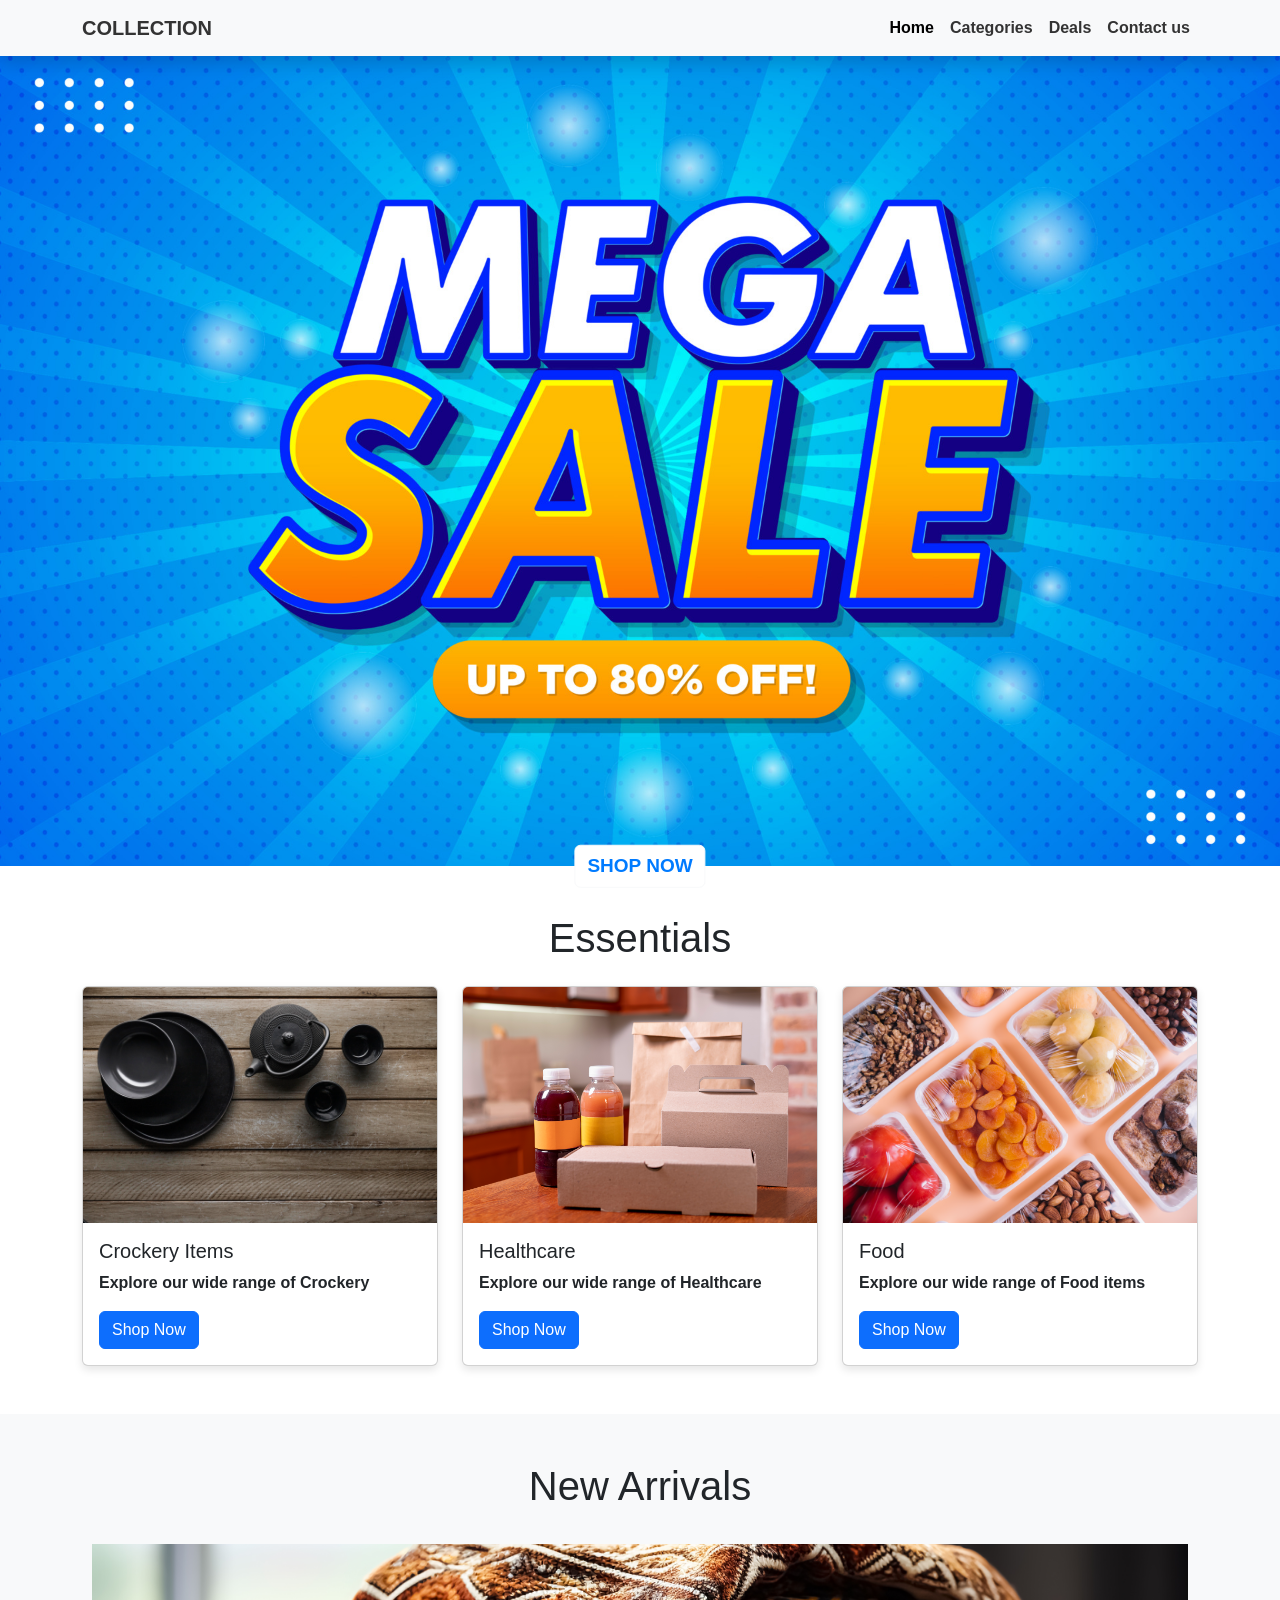
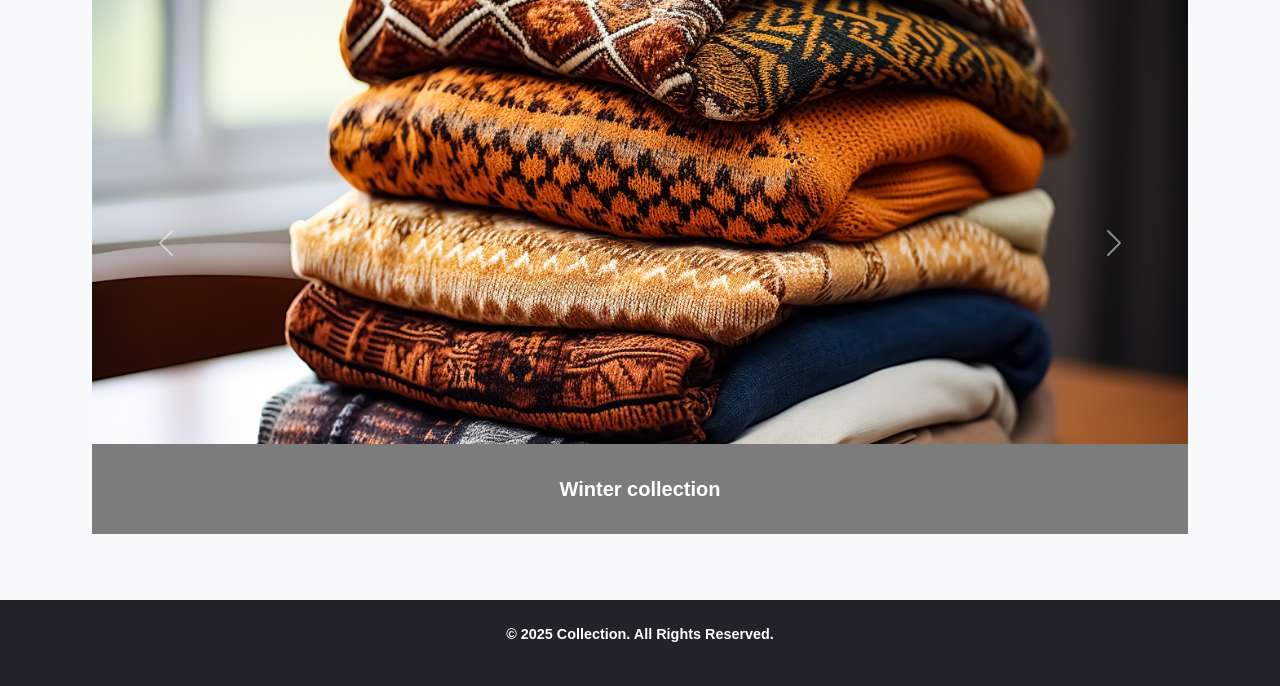
<file: index.html>
<!DOCTYPE html>
<html lang="en">
<head>
    <meta charset="UTF-8">
    <meta name="viewport" content="width=device-width, initial-scale=1.0">
    <title>Collection</title>
    <link href="https://cdn.jsdelivr.net/npm/bootstrap@5.3.0-alpha3/dist/css/bootstrap.min.css" rel="stylesheet">
    <link rel="stylesheet" href="style.css">
</head>
<body>
    
    <nav class="navbar navbar-expand-lg navbar-light bg-light shadow">
        <div class="container">
            <a class="navbar-brand" href="#">COLLECTION</a>
            <button class="navbar-toggler" type="button" data-bs-toggle="collapse" data-bs-target="#navbarNav" aria-controls="navbarNav" aria-expanded="false" aria-label="Toggle navigation">
                <span class="navbar-toggler-icon"></span>
            </button>
            <div class="collapse navbar-collapse" id="navbarNav">
                <ul class="navbar-nav ms-auto">
                    <li class="nav-item"><a class="nav-link active" href="index.html">Home</a></li>
                    <li class="nav-item"><a class="nav-link" href="categories.html">Categories</a></li>
                    <li class="nav-item"><a class="nav-link" href="deals.html">Deals</a></li>
                    <li class="nav-item"><a class="nav-link" href="contact.html">Contact us</a></li>
                </ul>
            </div>
        </div>
    </nav>

    <section class="banner">
        <div class="banner-overlay"></div>
        <div class="banner-content">
            <button type="button" class="btn btn-light">SHOP NOW</button>
        </div>
      </section>
    
    <section id="categories" class="categories-section py-5">
        <div class="container">
            <h1 class="text-center mb-4">Essentials</h1>
            <div class="row g-4">
                <div class="col-md-4">
                    <div class="card">
                        <img src="crockery.jpg" class="card-img-top" alt="...">
                        <div class="card-body">
                            <h5 class="card-title">Crockery Items</h5>
                            <p class="card-text">Explore our wide range of Crockery</p>
                            <a href="#" class="btn btn-primary">Shop Now</a>
                        </div>
                    </div>
                </div>
                <div class="col-md-4">
                    <div class="card">
                        <img src="still-life-food-delivery.jpg" class="card-img-top" alt="...">
                        <div class="card-body">
                            <h5 class="card-title">Healthcare</h5>
                            <p class="card-text">Explore our wide range of Healthcare</p>
                            <a href="#" class="btn btn-primary">Shop Now</a>
                        </div>
                    </div>
                </div>
                <div class="col-md-4">
                    <div class="card">
                        <img src="food.jpg" class="card-img-top" alt="...">
                        <div class="card-body">
                            <h5 class="card-title">Food</h5>
                            <p class="card-text">Explore our wide range of Food items</p>
                            <a href="#" class="btn btn-primary">Shop Now</a>
                        </div>
                    </div>
                </div>
            </div>
        </div>
    </section>

    
    <section id="deals" class="deals-section py-5 bg-light">
        <div class="container">
            <h1 class="text-center mb-4">New Arrivals</h1>
            <div id="dealsCarousel" class="carousel slide" data-bs-ride="carousel">
                <div class="carousel-inner">
                    <div class="carousel-item active">
                        <img src="winter collection.jpg" class="d-block w-100" alt="...">
                        <h5>Winter collection</h5>
                        
                        <div class="carousel-caption d-none d-md-block">
                        </div>
                    </div>
                    <div class="carousel-item">
                        <img src="belts.jpg" class="d-block w-100" alt="...">
                        <h5>Belts & Shoes</h5>
                        
                        <div class="carousel-caption d-none d-md-block">
                        </div>
                    </div>
                    
                </div>
                <button class="carousel-control-prev" type="button" data-bs-target="#dealsCarousel" data-bs-slide="prev">
                    <span class="carousel-control-prev-icon" aria-hidden="true"></span>
                    <span class="visually-hidden">Previous</span>
                </button>
                <button class="carousel-control-next" type="button" data-bs-target="#dealsCarousel" data-bs-slide="next">
                    <span class="carousel-control-next-icon" aria-hidden="true"></span>
                    <span class="visually-hidden">Next</span>
                </button>
            </div>
        </div>
    </section>

    
    <footer class="bg-dark text-white py-4">
        <div class="container text-center">
            <p>&copy; 2025 Collection. All Rights Reserved.</p>
        </div>
    </footer>

    <script src="https://cdn.jsdelivr.net/npm/bootstrap@5.3.0-alpha3/dist/js/bootstrap.bundle.min.js"></script>
    <script src="script.js"></script>
</body>
</html>
</file>
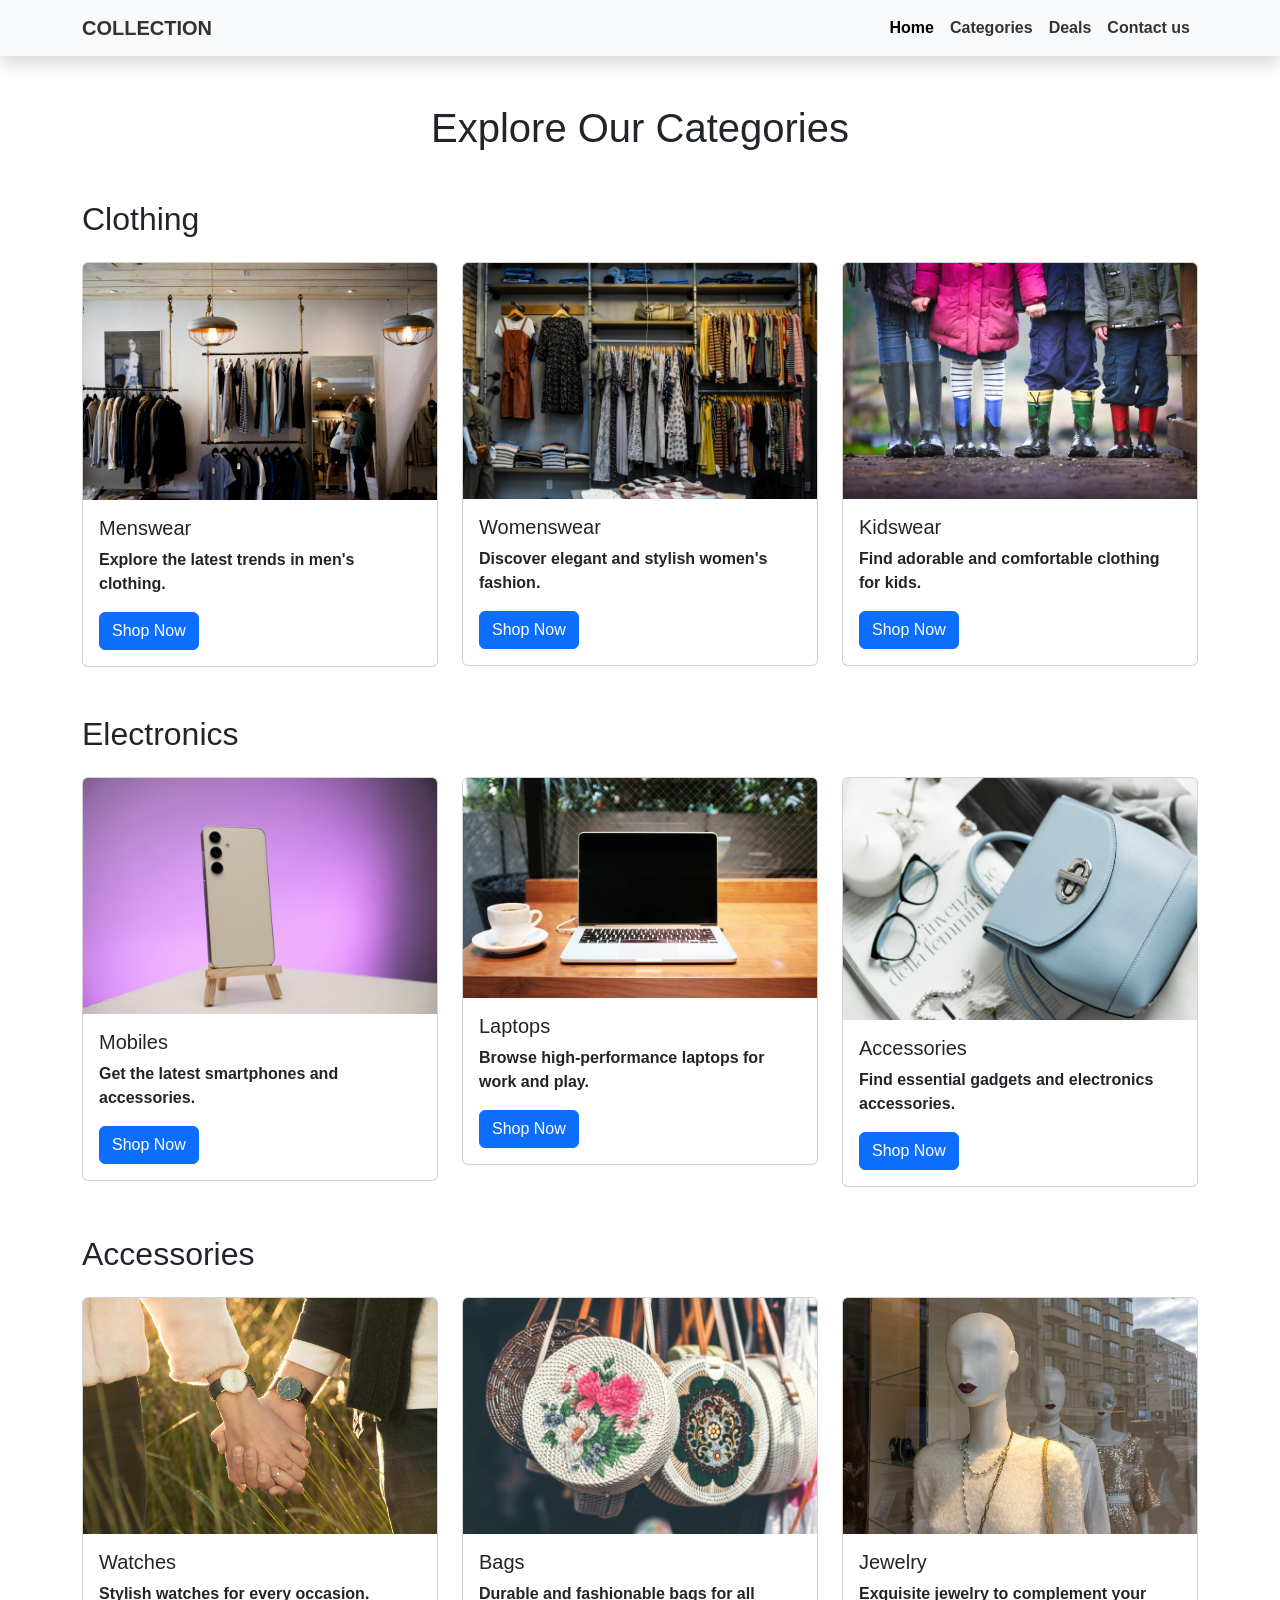
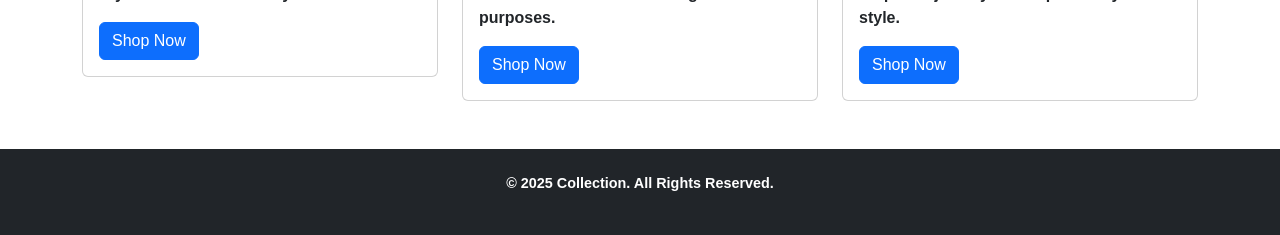
<file: categories.html>
<!DOCTYPE html>
<html lang="en">
<head>
    <meta charset="UTF-8">
    <meta name="viewport" content="width=device-width, initial-scale=1.0">
    <title>Categories</title>
    <link href="https://cdn.jsdelivr.net/npm/bootstrap@5.3.0-alpha3/dist/css/bootstrap.min.css" rel="stylesheet">
    <link rel="stylesheet" href="style.css">
    <style>
         .card {
            transition: transform 0.3s ease, box-shadow 0.3s ease;
        }
         .card:hover {
            transform: scale(1.05);
            box-shadow: 0 4px 15px rgba(0, 0, 0, 0.2);
        }
    </style>
</head>
<body>
    
    <nav class="navbar navbar-expand-lg navbar-light bg-light shadow">
        <div class="container">
            <a class="navbar-brand" href="#">COLLECTION</a>
            <button class="navbar-toggler" type="button" data-bs-toggle="collapse" data-bs-target="#navbarNav" aria-controls="navbarNav" aria-expanded="false" aria-label="Toggle navigation">
                <span class="navbar-toggler-icon"></span>
            </button>
            <div class="collapse navbar-collapse" id="navbarNav">
                <ul class="navbar-nav ms-auto">
                    <li class="nav-item"><a class="nav-link active" href="index.html">Home</a></li>
                    <li class="nav-item"><a class="nav-link" href="categories.html">Categories</a></li>
                    <li class="nav-item"><a class="nav-link" href="deals.html">Deals</a></li>
                    <li class="nav-item"><a class="nav-link" href="contact.html">Contact us</a></li>
                </ul>
            </div>
        </div>
    </nav>

    
    <section class="py-5">
        <div class="container">
            <h1 class="text-center mb-5">Explore Our Categories</h1>

            
            <div class="mb-5">
                <h2 class="mb-4">Clothing</h2>
                <div class="row g-4">
                    <div class="col-md-4">
                        <div class="card">
                            <img src="menswear.jpg" class="card-img-top" alt="Menswear">
                            <div class="card-body">
                                <h5 class="card-title">Menswear</h5>
                                <p class="card-text">Explore the latest trends in men's clothing.</p>
                                <a href="#" class="btn btn-primary">Shop Now</a>
                            </div>
                        </div>
                    </div>
                    <div class="col-md-4">
                        <div class="card">
                            <img src="womenswear.jpg" class="card-img-top" alt="Womenswear">
                            <div class="card-body">
                                <h5 class="card-title">Womenswear</h5>
                                <p class="card-text">Discover elegant and stylish women's fashion.</p>
                                <a href="#" class="btn btn-primary">Shop Now</a>
                            </div>
                        </div>
                    </div>
                    <div class="col-md-4">
                        <div class="card">
                            <img src="kidswear.jpg" class="card-img-top" alt="Kidswear">
                            <div class="card-body">
                                <h5 class="card-title">Kidswear</h5>
                                <p class="card-text">Find adorable and comfortable clothing for kids.</p>
                                <a href="#" class="btn btn-primary">Shop Now</a>
                            </div>
                        </div>
                    </div>
                </div>
            </div>

            
            <div class="mb-5">
                <h2 class="mb-4">Electronics</h2>
                <div class="row g-4">
                    <div class="col-md-4">
                        <div class="card">
                            <img src="mobiles.jpg" class="card-img-top" alt="Mobiles">
                            <div class="card-body">
                                <h5 class="card-title">Mobiles</h5>
                                <p class="card-text">Get the latest smartphones and accessories.</p>
                                <a href="#" class="btn btn-primary">Shop Now</a>
                            </div>
                        </div>
                    </div>
                    <div class="col-md-4">
                        <div class="card">
                            <img src="laptops.jpg" class="card-img-top" alt="Laptops">
                            <div class="card-body">
                                <h5 class="card-title">Laptops</h5>
                                <p class="card-text">Browse high-performance laptops for work and play.</p>
                                <a href="#" class="btn btn-primary">Shop Now</a>
                            </div>
                        </div>
                    </div>
                    <div class="col-md-4">
                        <div class="card">
                            <img src="accesories.jpg" class="card-img-top" alt="Accessories">
                            <div class="card-body">
                                <h5 class="card-title">Accessories</h5>
                                <p class="card-text">Find essential gadgets and electronics accessories.</p>
                                <a href="#" class="btn btn-primary">Shop Now</a>
                            </div>
                        </div>
                    </div>
                </div>
            </div>

            
            <div>
                <h2 class="mb-4">Accessories</h2>
                <div class="row g-4">
                    <div class="col-md-4">
                        <div class="card">
                            <img src="watches.jpg" class="card-img-top" alt="Watches">
                            <div class="card-body">
                                <h5 class="card-title">Watches</h5>
                                <p class="card-text">Stylish watches for every occasion.</p>
                                <a href="#" class="btn btn-primary">Shop Now</a>
                            </div>
                        </div>
                    </div>
                    <div class="col-md-4">
                        <div class="card">
                            <img src="bags.jpg" class="card-img-top" alt="Bags">
                            <div class="card-body">
                                <h5 class="card-title">Bags</h5>
                                <p class="card-text">Durable and fashionable bags for all purposes.</p>
                                <a href="#" class="btn btn-primary">Shop Now</a>
                            </div>
                        </div>
                    </div>
                    <div class="col-md-4">
                        <div class="card">
                            <img src="jewellery.jpg" class="card-img-top" alt="Jewelry">
                            <div class="card-body">
                                <h5 class="card-title">Jewelry</h5>
                                <p class="card-text">Exquisite jewelry to complement your style.</p>
                                <a href="#" class="btn btn-primary">Shop Now</a>
                            </div>
                        </div>
                    </div>
                </div>
            </div>

        </div>
    </section>

    
    <footer class="bg-dark text-white py-4">
        <div class="container text-center">
            <p>&copy; 2025 Collection. All Rights Reserved.</p>
        </div>
    </footer>

    <script src="https://cdn.jsdelivr.net/npm/bootstrap@5.3.0-alpha3/dist/js/bootstrap.bundle.min.js"></script>
</body>
</html>
</file>
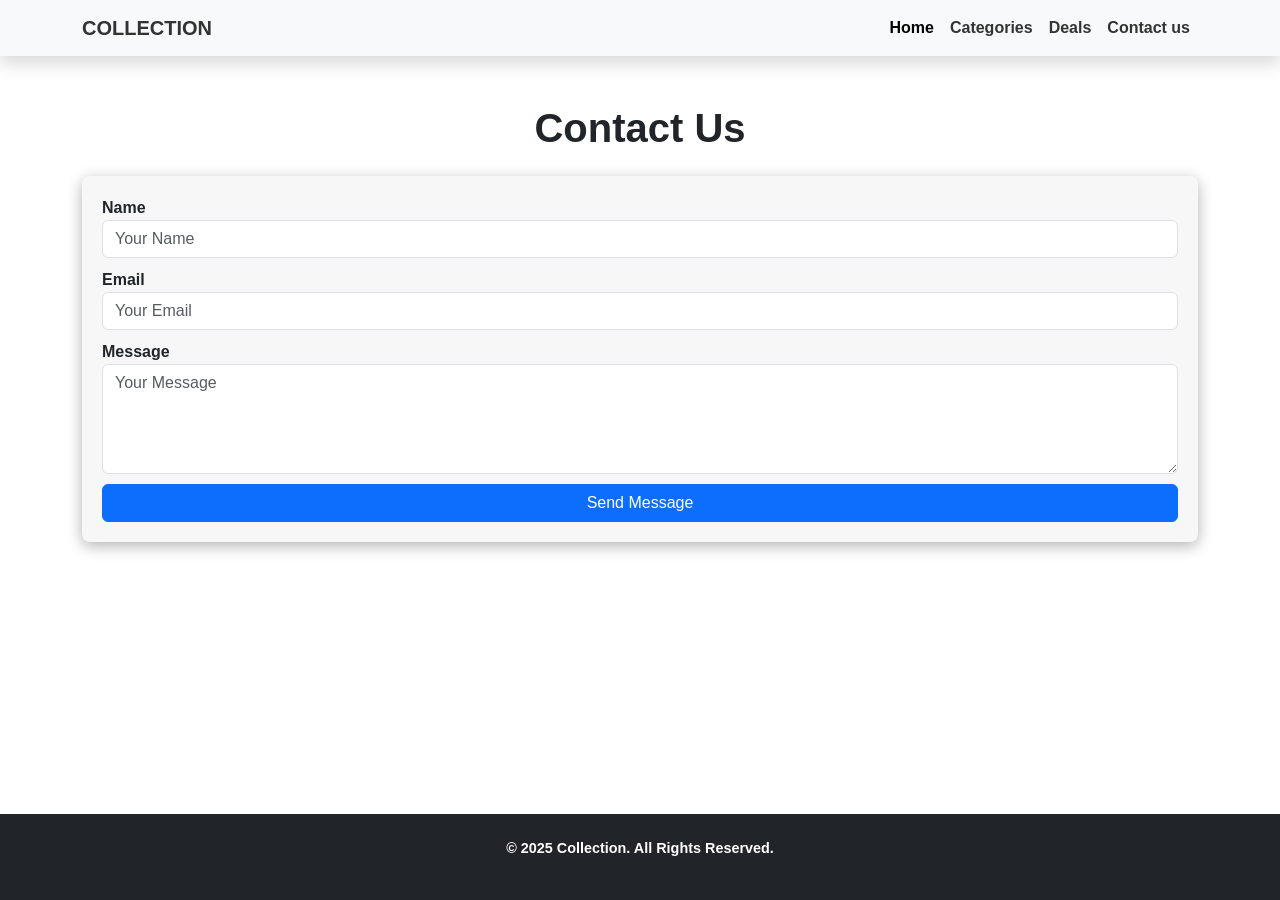
<file: contact.html>
<!DOCTYPE html>
<html lang="en">
<head>
    <meta charset="UTF-8">
    <meta name="viewport" content="width=device-width, initial-scale=1.0">
    <title>Contact us</title>
    <link href="https://cdn.jsdelivr.net/npm/bootstrap@5.3.0-alpha3/dist/css/bootstrap.min.css" rel="stylesheet">
    <link rel="stylesheet" href="style.css">
    <style>
        body {
            display: flex;
            flex-direction: column;
            height: 100vh;
        }
        h1{
            font-weight: bold;
        }
        .contact-form {
            background-color: rgba(0, 0, 0, 0.03);
            padding: 20px;
            border-radius: 8px;
            box-shadow: 0 4px 15px rgba(0, 0, 0, 0.3);
            margin-bottom: 10.9%;
        }
        form input, form textarea {
            border-radius: 5px;
            margin-bottom: 10px;
        }
        form button {
            width: 100%;
            background-color: #007bff;
            color: white;
        }
        footer {
            margin-top: auto;
            padding: 20px 0;
        }
    </style>
</head>
<body>

    <nav class="navbar navbar-expand-lg navbar-light bg-light shadow">
        <div class="container">
            <a class="navbar-brand" href="#">COLLECTION</a>
            <button class="navbar-toggler" type="button" data-bs-toggle="collapse" data-bs-target="#navbarNav" aria-controls="navbarNav" aria-expanded="false" aria-label="Toggle navigation">
                <span class="navbar-toggler-icon"></span>
            </button>
            <div class="collapse navbar-collapse" id="navbarNav">
                <ul class="navbar-nav ms-auto">
                    <li class="nav-item"><a class="nav-link active" href="index.html">Home</a></li>
                    <li class="nav-item"><a class="nav-link" href="categories.html">Categories</a></li>
                    <li class="nav-item"><a class="nav-link" href="deals.html">Deals</a></li>
                    <li class="nav-item"><a class="nav-link" href="contact.html">Contact us</a></li>
                </ul>
            </div>
        </div>
    </nav>

    <section class="container py-5">
        <h1 class="text-center mb-4">Contact Us</h1>
        <form class="contact-form">
            <div class="form-group">
                <label for="name">Name</label>
                <input type="text" class="form-control" id="name" placeholder="Your Name" required>
            </div>
            <div class="form-group">
                <label for="email">Email</label>
                <input type="email" class="form-control" id="email" placeholder="Your Email" required>
            </div>
            <div class="form-group">
                <label for="message">Message</label>
                <textarea class="form-control" id="message" rows="4" placeholder="Your Message" required></textarea>
            </div>
            <button type="submit" class="btn btn-primary">Send Message</button>
        </form>
    </section>

    <footer class="bg-dark text-white py-4">
        <div class="container text-center">
            <p>&copy; 2025 Collection. All Rights Reserved.</p>
        </div>
    </footer>

    <script>
        document.getElementById("contact-form").addEventListener("submit", function(event) {
            event.preventDefault();
            alert("Thank you for contacting us!");
        });
    </script>

    <script src="https://cdn.jsdelivr.net/npm/bootstrap@5.3.0-alpha3/dist/js/bootstrap.bundle.min.js"></script>

</body>
</html>
</file>
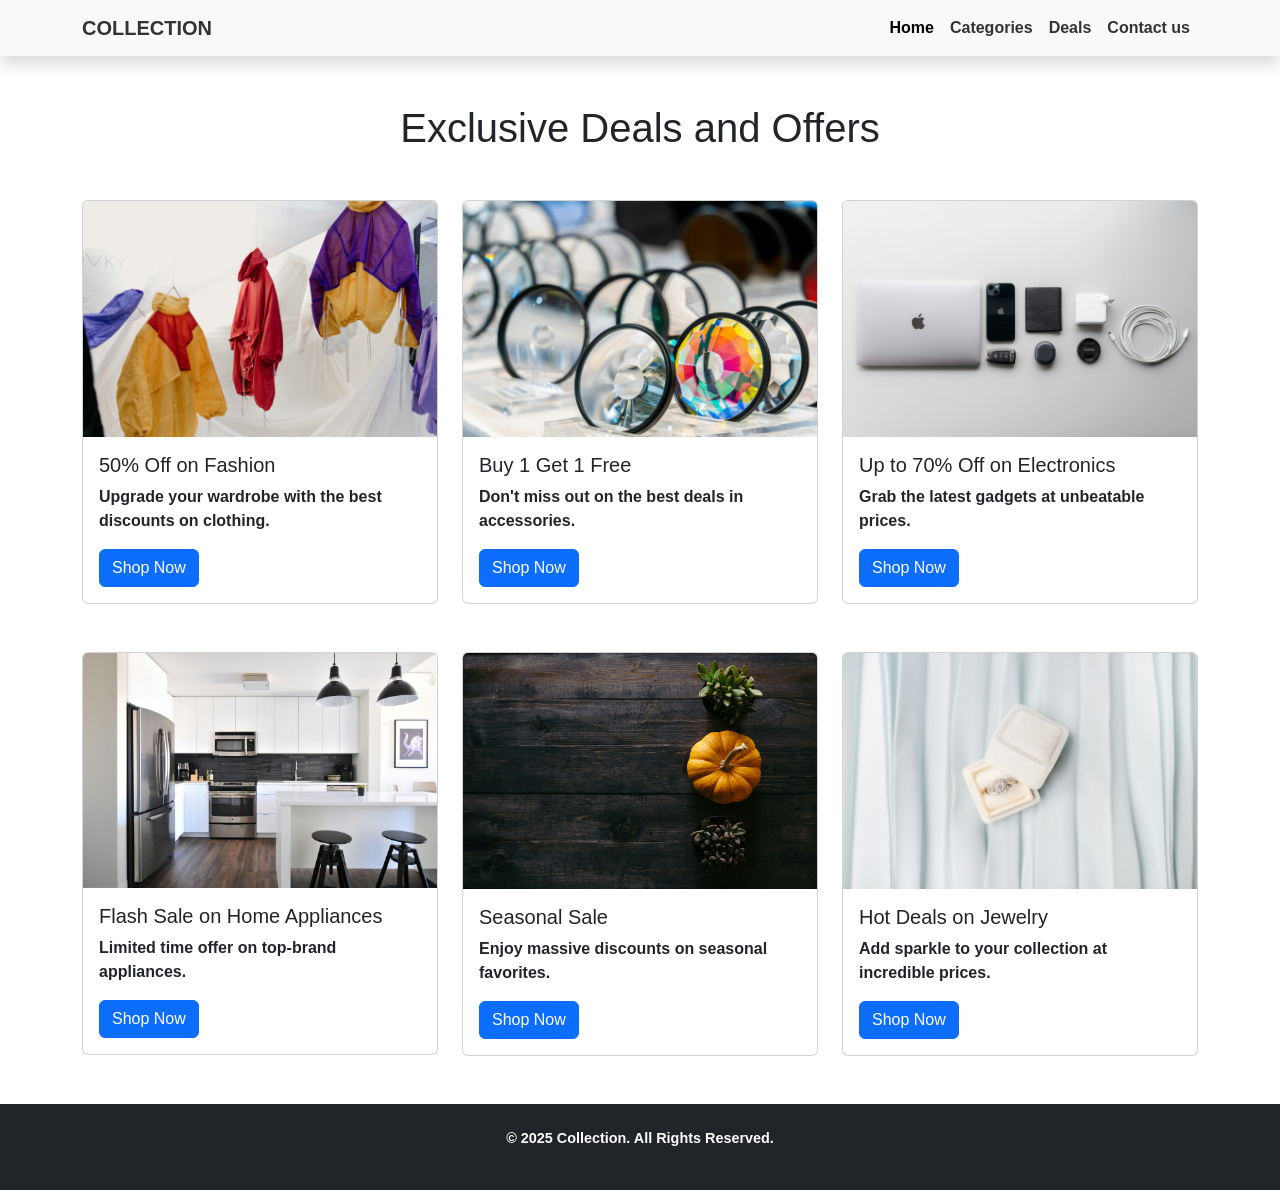
<file: deals.html>
<!DOCTYPE html>
<html lang="en">
<head>
    <meta charset="UTF-8">
    <meta name="viewport" content="width=device-width, initial-scale=1.0">
    <title>Deals</title>
    <link href="https://cdn.jsdelivr.net/npm/bootstrap@5.3.0-alpha3/dist/css/bootstrap.min.css" rel="stylesheet">
    <link rel="stylesheet" href="style.css">
    <style>
        .deal-card {
            transition: transform 0.3s ease, box-shadow 0.3s ease;
        }
        .deal-card:hover {
            transform: scale(1.05);
            box-shadow: 0 4px 15px rgba(0, 0, 0, 0.2);
        }
    </style>
</head>
<body>
    
    <nav class="navbar navbar-expand-lg navbar-light bg-light shadow">
        <div class="container">
            <a class="navbar-brand" href="#">COLLECTION</a>
            <button class="navbar-toggler" type="button" data-bs-toggle="collapse" data-bs-target="#navbarNav" aria-controls="navbarNav" aria-expanded="false" aria-label="Toggle navigation">
                <span class="navbar-toggler-icon"></span>
            </button>
            <div class="collapse navbar-collapse" id="navbarNav">
                <ul class="navbar-nav ms-auto">
                    <li class="nav-item"><a class="nav-link active" href="index.html">Home</a></li>
                    <li class="nav-item"><a class="nav-link" href="categories.html">Categories</a></li>
                    <li class="nav-item"><a class="nav-link" href="deals.html">Deals</a></li>
                    <li class="nav-item"><a class="nav-link" href="contact.html">Contact us</a></li>
                </ul>
            </div>
        </div>
    </nav>

    
    <section class="py-5">
        <div class="container">
            <h1 class="text-center mb-5">Exclusive Deals and Offers</h1>
            <div class="row g-4">
                <div class="col-md-4">
                    <div class="card deal-card">
                        <img src="clothing.jpg" class="card-img-top" alt="Deal 1">
                        <div class="card-body">
                            <h5 class="card-title">50% Off on Fashion</h5>
                            <p class="card-text">Upgrade your wardrobe with the best discounts on clothing.</p>
                            <a href="#" class="btn btn-primary">Shop Now</a>
                        </div>
                    </div>
                </div>
                <div class="col-md-4">
                    <div class="card deal-card">
                        <img src="assement.jpg" class="card-img-top" alt="Deal 2">
                        <div class="card-body">
                            <h5 class="card-title">Buy 1 Get 1 Free</h5>
                            <p class="card-text">Don't miss out on the best deals in accessories.</p>
                            <a href="#" class="btn btn-primary">Shop Now</a>
                        </div>
                    </div>
                </div>
                <div class="col-md-4">
                    <div class="card deal-card">
                        <img src="gadgets.jpg" class="card-img-top" alt="Deal 3">
                        <div class="card-body">
                            <h5 class="card-title">Up to 70% Off on Electronics</h5>
                            <p class="card-text">Grab the latest gadgets at unbeatable prices.</p>
                            <a href="#" class="btn btn-primary">Shop Now</a>
                        </div>
                    </div>
                </div>
            </div>

            <div class="row g-4 mt-4">
                <div class="col-md-4">
                    <div class="card deal-card">
                        <img src="appliances.jpg" class="card-img-top" alt="Deal 4">
                        <div class="card-body">
                            <h5 class="card-title">Flash Sale on Home Appliances</h5>
                            <p class="card-text">Limited time offer on top-brand appliances.</p>
                            <a href="#" class="btn btn-primary">Shop Now</a>
                        </div>
                    </div>
                </div>
                <div class="col-md-4">
                    <div class="card deal-card">
                        <img src="seasonal.jpg" class="card-img-top" alt="Deal 5">
                        <div class="card-body">
                            <h5 class="card-title">Seasonal Sale</h5>
                            <p class="card-text">Enjoy massive discounts on seasonal favorites.</p>
                            <a href="#" class="btn btn-primary">Shop Now</a>
                        </div>
                    </div>
                </div>
                <div class="col-md-4">
                    <div class="card deal-card">
                        <img src="hot deal.jpg" class="card-img-top" alt="Deal 6">
                        <div class="card-body">
                            <h5 class="card-title">Hot Deals on Jewelry</h5>
                            <p class="card-text">Add sparkle to your collection at incredible prices.</p>
                            <a href="#" class="btn btn-primary">Shop Now</a>
                        </div>
                    </div>
                </div>
            </div>
        </div>
    </section>

    
    <footer class="bg-dark text-white py-4">
        <div class="container text-center">
            <p>&copy; 2025 Collection. All Rights Reserved.</p>
        </div>
    </footer>

    <script src="https://cdn.jsdelivr.net/npm/bootstrap@5.3.0-alpha3/dist/js/bootstrap.bundle.min.js"></script>
</body>
</html>
</file>
<file: style.css>
body, html {
    margin: 0;
    padding: 0;
    box-sizing: border-box;
    font-family: Arial, sans-serif;
    scroll-behavior: smooth;
    font-weight: bold;
}

.navbar {
    position: sticky;
    top: 0;
    z-index: 1000;
    background-color: #ffffff;
    transition: background-color 0.3s ease-in-out;
}

.nav-link .active{
    font-weight: bold;
}

.navbar a {
    color: #333;
    text-decoration: none;
}
.navbar a:hover {
    color: #007bff;
}

.banner {
    position: relative;
    height: 90vh; 
    background: url('sale.jpg') no-repeat center center/cover;
    }
  
  .banner-content {
    position: absolute;
    top: 100%;
    left: 50%;
    transform: translate(-50%, -50%);
    color: #fff;
    text-align: center;
     }

 .banner .btn{
    color: #007bff;
    font-weight: bolder;
    background-color: white;
    font-size: 19px;
 }
  
  @media (max-width: 768px) {
    .banner{
        height: 50vh;
        
    }
    }

.categories-section .card {
    box-shadow: 0 4px 8px rgba(0, 0, 0, 0.1);
    transition: transform 0.3s ease;
}
.categories-section .card:hover {
    transform: scale(1.05);
}

.deals-section {
    background-color: #f8f9fa;
    padding: 50px 0;
}
.carousel-item img {
    height: 500px;
    object-fit: cover;
}
.carousel-item {
    padding: 10px;
    border-radius: 5px;
}

.carousel-item h5{
    text-align: center;
    background-color: rgba(0, 0, 0, 0.5);
    color: #fff;
    line-height: 10vh;
    font-weight: bold;
}

footer {
    background-color: #343a40;
    color: white;
    text-align: center;
    padding: 20px 0;
    font-size: 0.9rem;
    margin-top: auto;
}
</file>
